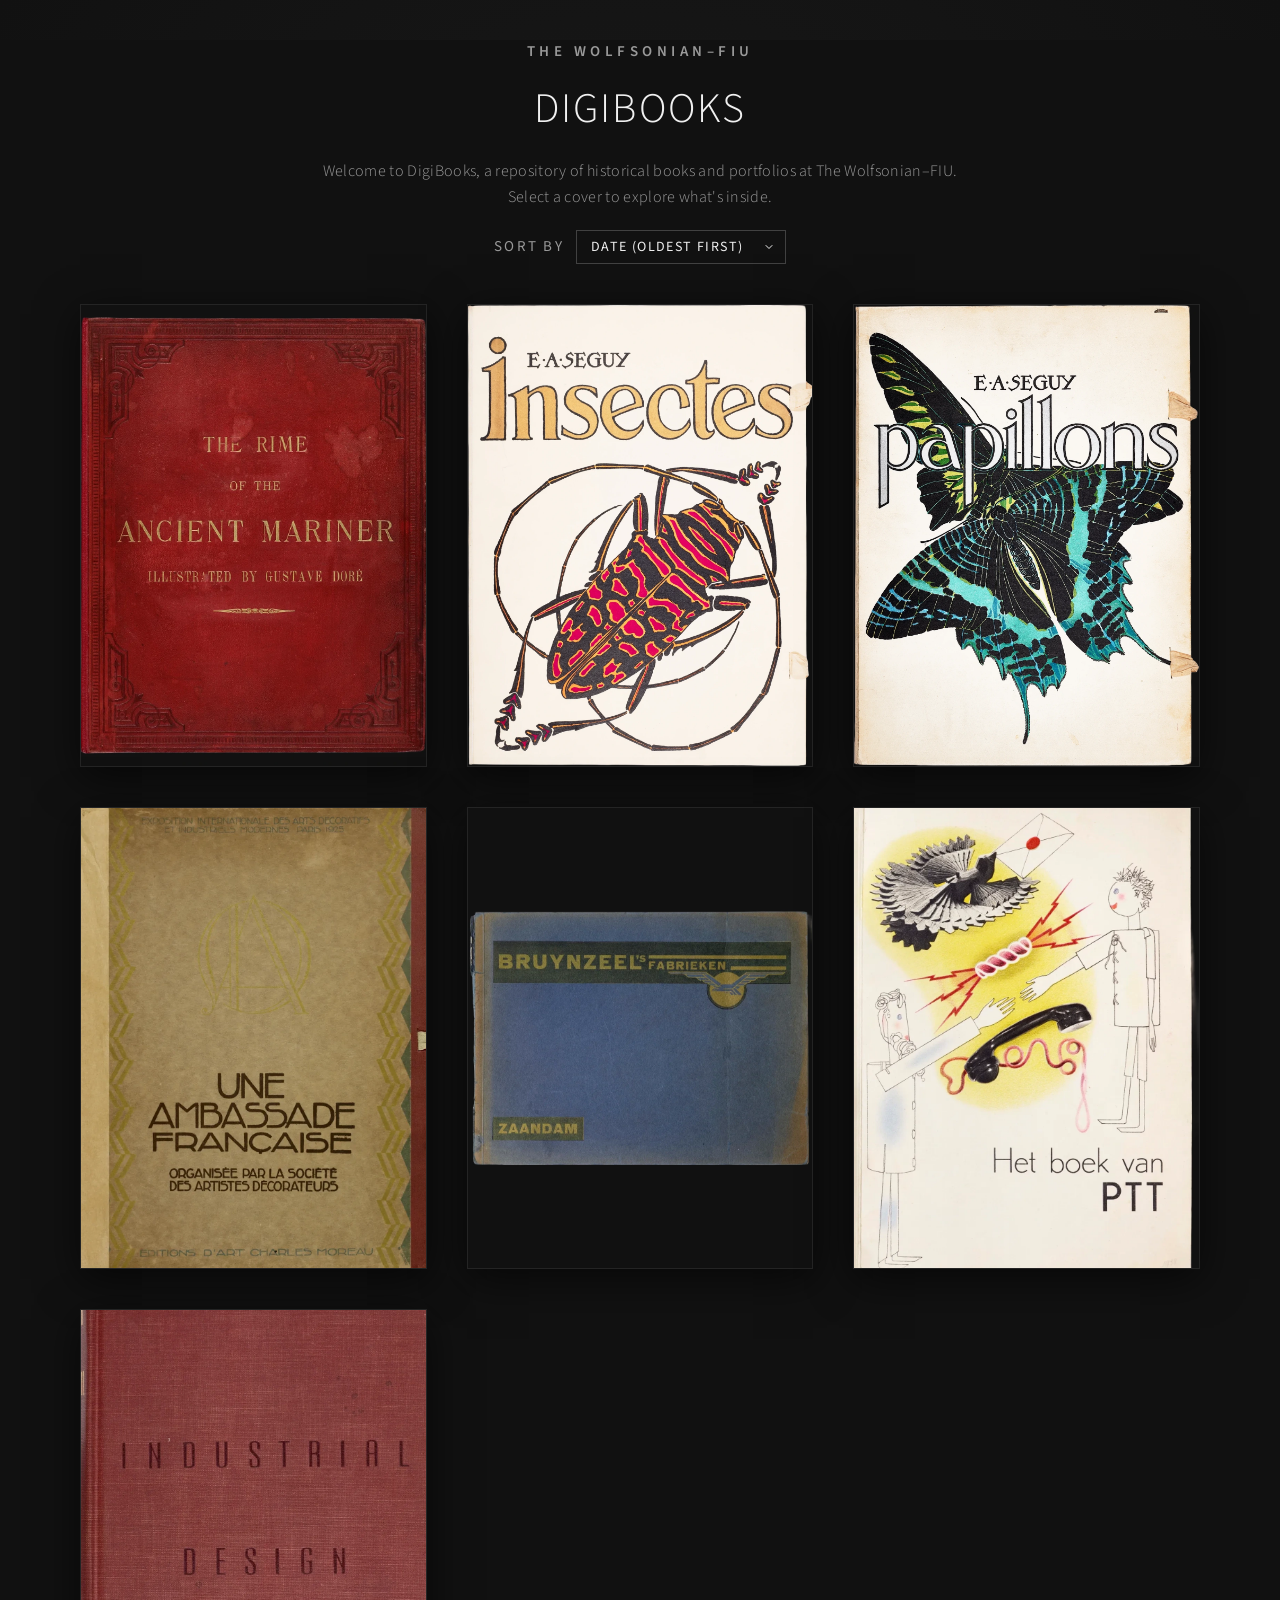
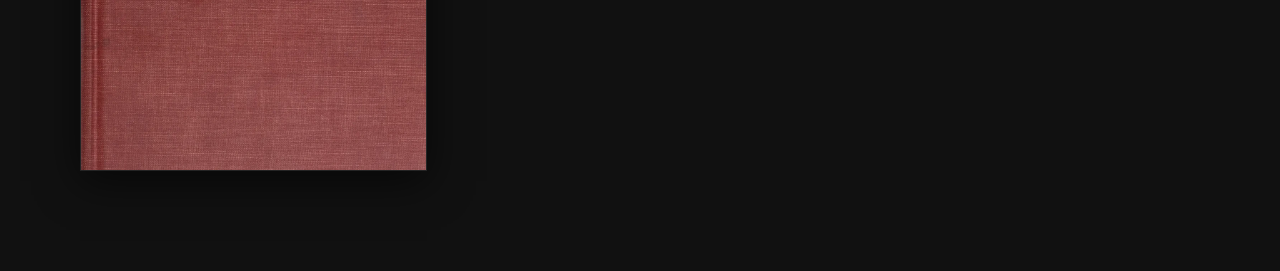
<file: index.html>
<!DOCTYPE html>
<html lang="en">
<head>
<meta charset="UTF-8">
<meta name="viewport" content="width=device-width, initial-scale=1.0, maximum-scale=1.0, user-scalable=no">
<meta name="apple-mobile-web-app-capable" content="yes">
<meta name="apple-mobile-web-app-status-bar-style" content="black-translucent">
<title>DigiBooks — Wolfsonian</title>
<link href="https://fonts.googleapis.com/css2?family=Source+Sans+3:ital,wght@0,300;0,400;0,600;1,300&display=swap" rel="stylesheet">
<link rel="stylesheet" href="digibooks-theme.css">
<style>
  /* Reset, color tokens (--ink/--paper/--mid/--accent), font-size
     tokens (--fs-label/--fs-button), and .wordmark now live in
     digibooks-theme.css. Only page-specific rules stay here. */

  body {
    line-height: 1.6;
    overflow-x: hidden;
  }

  body::before {
    content: '';
    position: fixed; inset: 0;
    background: radial-gradient(circle at 50% 50%, #1a1a1a 0%, #111 100%);
    z-index: -1;
  }

  header {
    max-width: 900px;
    margin: 40px auto 20px;
    padding: 0 40px;
    text-align: center;
  }

  /* Layout-only additions to the shared .wordmark rule for this page */
  .wordmark {
    letter-spacing: 0.3em;
    color: var(--mid, #999);
    margin-bottom: 12px;
    display: block;
  }

  h1 {
    font-size: clamp(28px, 4vw, 42px);
    font-weight: 300; letter-spacing: 0.05em;
    margin-bottom: 16px;
    text-transform: uppercase;
  }

  .intro-text {
    font-size: 16px; font-weight: 300;
    color: var(--mid, #999); max-width: 750px;
    margin: 0 auto; letter-spacing: 0.02em;
  }

  /* ── SORT CONTROLS ── */
  .controls-bar {
    display: flex;
    justify-content: center;
    align-items: center;
    margin-bottom: 40px;
  }
  
  .controls-bar span {
    color: var(--mid, #999); 
    font-size: var(--fs-label, 15px); 
    text-transform: uppercase; 
    letter-spacing: 0.15em; 
    margin-right: 12px;
  }
  
  .controls-bar select {
    background-color: transparent;
    background-image: url("data:image/svg+xml,%3Csvg xmlns='http://www.w3.org/2000/svg' width='12' height='12' viewBox='0 0 24 24' fill='none' stroke='%23f0f0f0' stroke-width='2' stroke-linecap='round' stroke-linejoin='round'%3E%3Cpath d='M6 9l6 6 6-6'/%3E%3C/svg%3E");
    background-repeat: no-repeat;
    background-position: right 10px center;
    appearance: none;
    -webkit-appearance: none;
    color: var(--paper, #f0f0f0);
    border: 1px solid rgba(255,255,255,0.2);
    border-radius: 0; /* Prevents iOS default rounding */
    padding: 6px 32px 6px 14px;
    min-width: 210px;
    font-family: inherit;
    font-size: 14px;
    text-transform: uppercase;
    letter-spacing: 0.1em;
    cursor: pointer;
    outline: none;
    transition: border-color 0.2s ease;
  }

  .controls-bar select:hover {
    border-color: rgba(255,255,255,0.5);
  }

  .controls-bar select option {
    background: var(--ink, #111);
    color: var(--paper, #f0f0f0);
  }

  .shelf-container {
    max-width: 1200px;
    margin: 0 auto 100px;
    padding: 0 40px;
    display: grid;
    grid-template-columns: repeat(auto-fill, minmax(300px, 1fr));
    gap: 40px;
  }

  .book-card {
    position: relative;
    aspect-ratio: 3 / 4;
    background: #181818;
    cursor: pointer;
    overflow: hidden;
    transition: all 0.5s cubic-bezier(0.2, 0, 0.2, 1);
    border: 1px solid rgba(255,255,255,0.05);
    border-radius: 0; /* Enforcing sharp corners */
    box-shadow: 0 10px 40px rgba(0,0,0,0.6);
  }

  .book-card:hover {
    transform: translateY(-12px);
    border-color: rgba(255,255,255,0.25);
    box-shadow: 0 20px 60px rgba(0,0,0,0.8);
  }

  .book-cover {
    width: 100%; height: 100%;
    object-fit: cover;
    transition: all 0.6s ease;
  }

  .book-overlay {
    position: absolute; inset: 0;
    background: rgba(10, 10, 10, 0.85);
    backdrop-filter: blur(8px);
    -webkit-backdrop-filter: blur(8px);
    padding: 40px;
    display: flex; flex-direction: column;
    justify-content: center; align-items: center;
    text-align: center;
    opacity: 0;
    transition: opacity 0.4s ease;
    z-index: 2;
  }

  .book-card:hover .book-overlay,
  .book-card.active .book-overlay {
    opacity: 1;
  }

  .book-overlay h2 {
    font-size: 18px; font-weight: 600;
    margin-bottom: 18px; text-transform: uppercase;
    letter-spacing: 0.15em;
    color: var(--paper, #f0f0f0);
    line-height: 1.3;
  }

  .book-overlay p {
    font-size: 14px; font-weight: 300;
    color: #bbb; 
    line-height: 1.7;
    margin-bottom: 28px;
    max-width: 260px;
  }

  .btn-open {
    padding: 12px 30px;
    border: 1px solid rgba(255,255,255,0.4);
    border-radius: 0; /* Enforcing sharp corners */
    background: transparent;
    color: var(--paper, #f0f0f0);
    font-size: var(--fs-button, 14px); text-transform: uppercase;
    letter-spacing: 0.2em;
    cursor: pointer;
    transition: all 0.3s ease;
  }

  .btn-open:hover {
    background: var(--paper, #f0f0f0);
    color: var(--ink, #111);
    border-color: var(--paper, #f0f0f0);
  }

  /* ── WIDE DESKTOP MONITORS (mouse-driven, no touch) ──
     Placed before the touch block on purpose: if a screen matches
     both (a wide touchscreen), the touch rule below comes later in
     the cascade and correctly wins for shared properties, keeping
     the touch-optimized 3-column treatment on touch devices. This
     rule only ends up controlling non-touch wide monitors. */
  @media (min-width: 1441px) {
    .shelf-container {
      max-width: 1600px;
      grid-template-columns: repeat(auto-fill, minmax(320px, 1fr));
    }
  }

  /* ── IPAD KIOSK TYPOGRAPHY INFLATION ── */
  @media (min-width: 601px) and (pointer: coarse) {
    header { 
      margin: 60px auto 20px; 
      max-width: 90%; 
    }
    .wordmark { 
      margin-bottom: 12px; 
    }
    h1 { 
      font-size: 52px; 
      margin-bottom: 10px; 
    }
    .intro-text { 
      font-size: 22px; 
      max-width: 900px; 
      line-height: 1.6; 
    }
    
    .controls-bar { 
      margin-bottom: 50px; 
    }
    .controls-bar span { 
      margin-right: 18px; 
    }
    .controls-bar select { 
      font-size: 18px; 
      padding: 12px 48px 12px 20px; 
      background-position: right 16px center; 
      min-width: 260px;
    }

    .shelf-container {
      max-width: 92%; /* Allows grid to span much wider on the iPad screen */
      gap: 36px; 
      padding: 0;
      /* Forces exactly 3 columns regardless of minimum size */
      grid-template-columns: repeat(3, 1fr); 
    }
    
    .book-overlay { 
      padding: 30px; 
    }
    .book-overlay h2 { 
      font-size: 24px; 
      margin-bottom: 16px; 
    }
    .book-overlay p { 
      font-size: 16px; 
      max-width: 320px; 
      margin-bottom: 30px; 
    }
    .btn-open { 
      padding: 16px 40px; 
    }
  }

  @media (max-width: 600px) {
    header { margin-top: 30px; padding: 0 24px; }
    h1 { font-size: 26px; }
    .shelf-container { grid-template-columns: 1fr; padding: 0 30px; }
  }
</style>
</head>
<body>

<header>
  <span class="wordmark">The Wolfsonian–FIU</span>
  <h1>DigiBooks</h1>
  <p class="intro-text">
    Welcome to DigiBooks, a repository of historical books and portfolios at The Wolfsonian–FIU.<br>
    Select a cover to explore what's inside.
  </p>
</header>

<div class="controls-bar">
  <span>Sort By</span>
  <select id="sort-select" onchange="sortBooks()">
    <option value="title-asc">Title (A-Z)</option>
    <option value="title-desc">Title (Z-A)</option>
    <option value="year-asc" selected>Date (Oldest First)</option>
    <option value="year-desc">Date (Newest First)</option>
  </select>
</div>

<main class="shelf-container" id="library-grid">

  <div class="book-card" data-title="Bruynzeel's Fabrieken Zaandam" data-year="1931" onclick="this.classList.toggle('active')">
    <img src="bruynzeel/pages/1.webp" alt="Bruynzeel's Fabrieken Zaandam, 1931" class="book-cover" style="object-fit: contain; background: var(--ink, #111);">
    <div class="book-overlay">
      <h2>Bruynzeel's Fabrieken, 1931</h2>
      <p>
        Vilmos Huszár, a founder of the Dutch avant-garde De Stijl movement, combined photography and typography to tell the history of the Bruynzeel wood factory in this promotional album.
      </p>
      <button class="btn-open" onclick="location.href='bruynzeel/bruynzeel.html'">Open Book</button>
    </div>
  </div>

  <div class="book-card" data-title="Het boek van PTT" data-year="1938" onclick="this.classList.toggle('active')">
    <img src="hetboekvanptt/pages/1.webp" alt="Het boek van PTT, 1938" class="book-cover">
    <div class="book-overlay">
      <h2>Het boek van PTT, 1938</h2>
      <p>
        Graphic and industrial designer Piet Zwart created this book to introduce schoolchildren to the Dutch postal, telegraph, and telephone services, using graphics inspired by avant-garde influences, such as De Stijl and Constructivism.
      </p>
      <button class="btn-open" onclick="location.href='hetboekvanptt/hetboekvanptt.html'">Open Book</button>
    </div>
  </div>
  
  <div class="book-card" data-title="Industrial Design, A Practical Guide" data-year="1940" onclick="this.classList.toggle('active')">
    <img src="industrial/pages/1.webp" alt="Industrial Design, A Practical Guide, 1940" class="book-cover">
    <div class="book-overlay">
      <h2>Industrial Design, 1940</h2>
      <p>
        An early consulting designer, Harold Van Doren wrote this practical, how-to manual to champion the principle of streamlining.
      </p>
      <button class="btn-open" onclick="location.href='industrial/industrial.html'">Open Book</button>
    </div>
  </div>

  <div class="book-card" data-title="Insectes" data-year="1925" onclick="this.classList.toggle('active')">
    <img src="insects/pages/1.webp" alt="Insectes, c. 1925" class="book-cover">
    <div class="book-overlay">
      <h2>Insectes, c. 1925</h2>
      <p>
        Intending to inspire modern artists and designers, Émile-Allain Séguy combined precise renderings of various insects with decorative patterns based on their forms.
      </p>
      <button class="btn-open" onclick="location.href='insects/insects.html'">Open Book</button>
    </div>
  </div>

  <div class="book-card" data-title="Papillons" data-year="1925" onclick="this.classList.toggle('active')">
    <img src="papillons/pages/1.webp" alt="Papillons, c. 1925" class="book-cover">
    <div class="book-overlay">
      <h2>Papillons, c. 1925</h2>
      <p>
        Intending to inspire modern artists and designers, Émile-Allain Séguy combined precise renderings of butterflies and moths with decorative patterns based on their forms.
      </p>
      <button class="btn-open" onclick="location.href='papillons/papillons.html'">Open Book</button>
    </div>
  </div>

  <div class="book-card" data-title="The Rime of the Ancient Mariner" data-year="1875" onclick="this.classList.toggle('active')">
    <img src="mariner/pages/1.webp" alt="The Rime of the Ancient Mariner, 1875" class="book-cover">
    <div class="book-overlay">
      <h2>Ancient Mariner, 1875</h2>
      <p>
        This edition of Samuel Taylor Coleridge's 1798 poem features illustrations by French artist Gustave Doré that match Coleridge's intensely subjective Romantic style.
      </p>
      <button class="btn-open" onclick="location.href='mariner/mariner.html'">Open Book</button>
    </div>
  </div>

  <div class="book-card" data-title="Une ambassade francaise" data-year="1925" onclick="this.classList.toggle('active')">
    <img src="afrenchambassy/pages/1.webp" alt="Une ambassade française, 1925" class="book-cover">
    <div class="book-overlay">
      <h2>Une ambassade française, 1925</h2>
      <p>
        The Société des Artistes Décorateurs exhibited a suite of interiors titled Une ambassade française at the Paris international exposition of 1925. This portfolio shows the rooms as hand-stenciled renderings, together with photos of the completed rooms.
      </p>
      <button class="btn-open" onclick="location.href='afrenchambassy/afrenchambassy.html'">Open Book</button>
    </div>
  </div>

</main>

<script>
  function sortBooks() {
    const container = document.getElementById('library-grid');
    const cards = Array.from(container.querySelectorAll('.book-card'));
    const sortBy = document.getElementById('sort-select').value;

    cards.sort((a, b) => {
      if (sortBy === 'title-asc') {
        return a.dataset.title.localeCompare(b.dataset.title);
      } else if (sortBy === 'title-desc') {
        return b.dataset.title.localeCompare(a.dataset.title);
      } else if (sortBy === 'year-asc') {
        return parseInt(a.dataset.year) - parseInt(b.dataset.year);
      } else if (sortBy === 'year-desc') {
        return parseInt(b.dataset.year) - parseInt(a.dataset.year);
      }
    });

    // Clear and re-append in the new sorted order
    container.innerHTML = '';
    cards.forEach(card => container.appendChild(card));
  }

  // Apply the default sort order (Oldest First) on page load
  sortBooks();

  // KIOSK FEATURE: IDLE SCROLL RESET
  const IDLE_TIMEOUT_MS = 180000; // 3 minutes
  let idleTimer;

  function resetIdleTimer() {
    clearTimeout(idleTimer);
    idleTimer = setTimeout(() => {
      // Scroll back to the top smoothly
      window.scrollTo({ top: 0, behavior: 'smooth' });
      
      // Reset the sorting back to the default (Oldest First)
      document.getElementById('sort-select').value = 'year-asc';
      sortBooks();
      
      // Close any open book overlays
      document.querySelectorAll('.book-card.active').forEach(card => {
        card.classList.remove('active');
      });
    }, IDLE_TIMEOUT_MS);
  }

  // Listen for typical iPad kiosk interactions to reset the timer
  document.addEventListener('touchstart', resetIdleTimer, { passive: true });
  document.addEventListener('touchend', resetIdleTimer, { passive: true });
  document.addEventListener('mousemove', resetIdleTimer);
  document.addEventListener('scroll', resetIdleTimer, { passive: true });
  
  // Start timer on load
  resetIdleTimer();
</script>

</body>
</html>
</file>
<file: digibooks-theme.css>
/* ============================================================
   Wolfsonian DigiBooks — Shared Design System
   Link this file from index.html AND every individual book
   viewer (one level down, so use "../assets/digibooks-theme.css").

   Anything that reads a var(--fs-*) or var(--ink/--paper/--mid)
   token gets fixed everywhere at once when you edit it here.
   Page-specific layout (grid columns, button widths, card sizes,
   paragraph copy in fixed-size containers, etc.) stays local to
   each file, since those need individual attention per layout.
   ============================================================ */

*, *::before, *::after { box-sizing: border-box; margin: 0; padding: 0; }

:root {
  /* Color tokens */
  --ink: #111;
  --paper: #f0f0f0;
  --mid: #999;
  --accent: #fff;

  /* Accessible type-size tokens.
     Baseline values below were audited for WCAG contrast (all pass
     AA comfortably) — the fix here is size, not color. Previous
     values across the site ranged from 10px–13px for this class of
     text (eyebrow labels, page counters, small buttons, hints). */
  --fs-label: 15px;   /* wordmark, page counters, hints, loading text, small caps labels */
  --fs-button: 14px;  /* small text buttons like "Open Book" */
}

html, body {
  font-family: 'Source Sans 3', 'Aptos', 'Calibri', 'Segoe UI', Arial, sans-serif;
  background: var(--ink, #111);
  color: var(--paper, #f0f0f0);
}

/* Kiosk protections shared by every page */
body {
  user-select: none;
  -webkit-user-select: none;
  -webkit-touch-callout: none;
}

.wordmark {
  font-weight: 600;
  font-size: var(--fs-label, 15px);
  letter-spacing: 0.12em;
  text-transform: uppercase;
  color: var(--paper, #f0f0f0);
}

/* iPad / tablet kiosk: scale the shared type tokens up for touch
   viewing. Add layout-only tweaks (button/touch-target sizes, grid
   columns, etc.) in each page's own stylesheet — this block only
   owns the font-size tokens so it's the single place to adjust. */
@media (min-width: 601px) and (pointer: coarse) {
  :root {
    --fs-label: 18px;
    --fs-button: 18px;
  }
}

/* Object tombstone / credit-line info, shown under a book's description
   when it's open. Mirrors standard museum wall-label conventions: a bold
   title line, then lighter detail lines (maker, publisher, credit line). */
.tombstone {
  margin-top: 28px;
  padding-top: 20px;
  border-top: 1px solid rgba(255,255,255,0.25);
  font-size: var(--fs-label, 15px);
  line-height: 1.6;
}
.tombstone p {
  margin: 0 0 4px;
  color: var(--mid, #999);
}
.tombstone p:last-child {
  margin-bottom: 0;
}
.tombstone p.tombstone-title {
  font-weight: 600;
  color: var(--paper, #f0f0f0);
}
</file>
